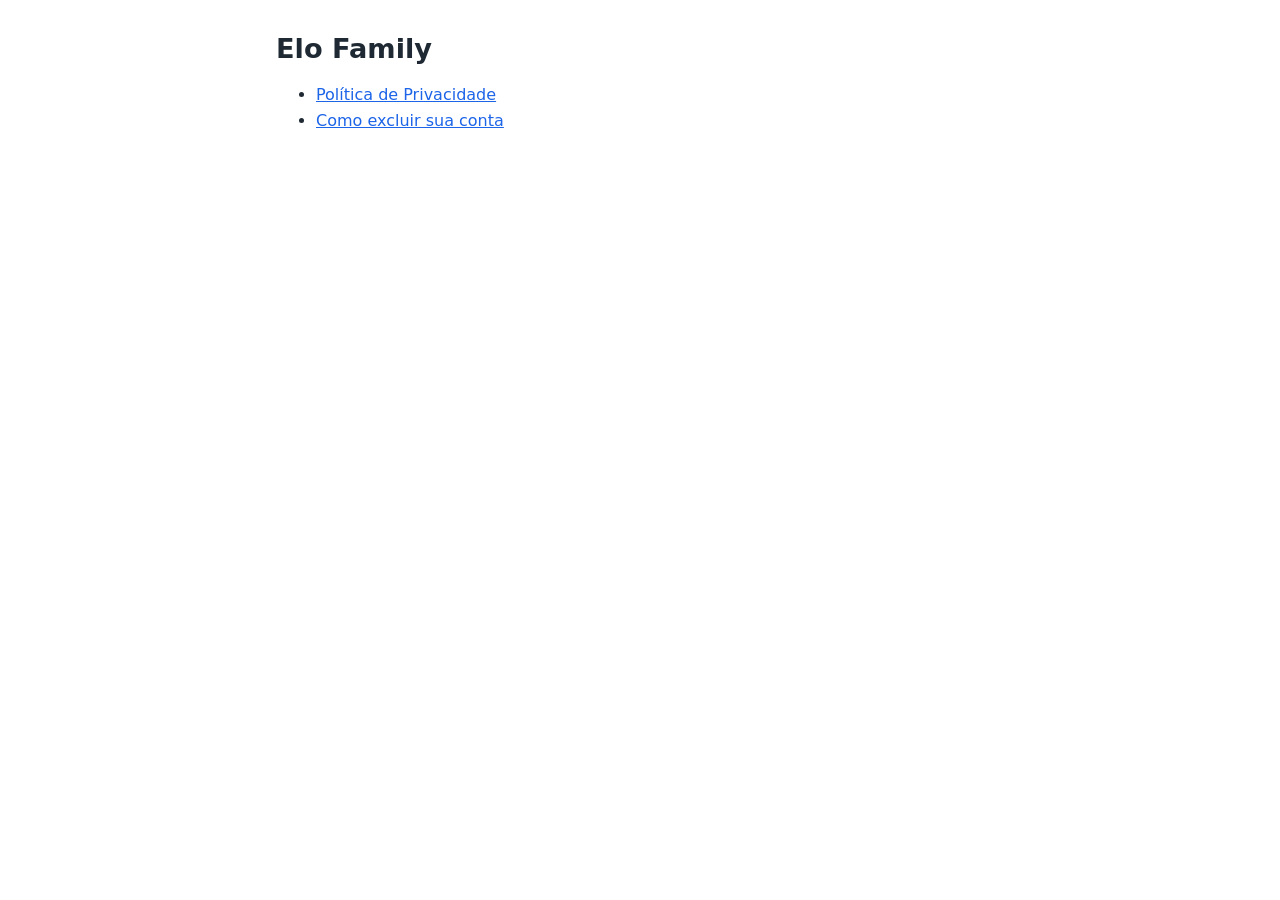
<file: index.html>
<!doctype html>
<html lang="pt-BR">
<head>
<meta charset="utf-8">
<meta name="viewport" content="width=device-width, initial-scale=1">
<title>Elo Family</title>
<link rel="stylesheet" href="estilo.css">
</head>
<body>
<main>
<h1>Elo Family</h1>
<ul>
<li><a href="privacidade.html">Política de Privacidade</a></li>
<li><a href="excluir-conta.html">Como excluir sua conta</a></li>
</ul>
</main>
</body>
</html>
</file>
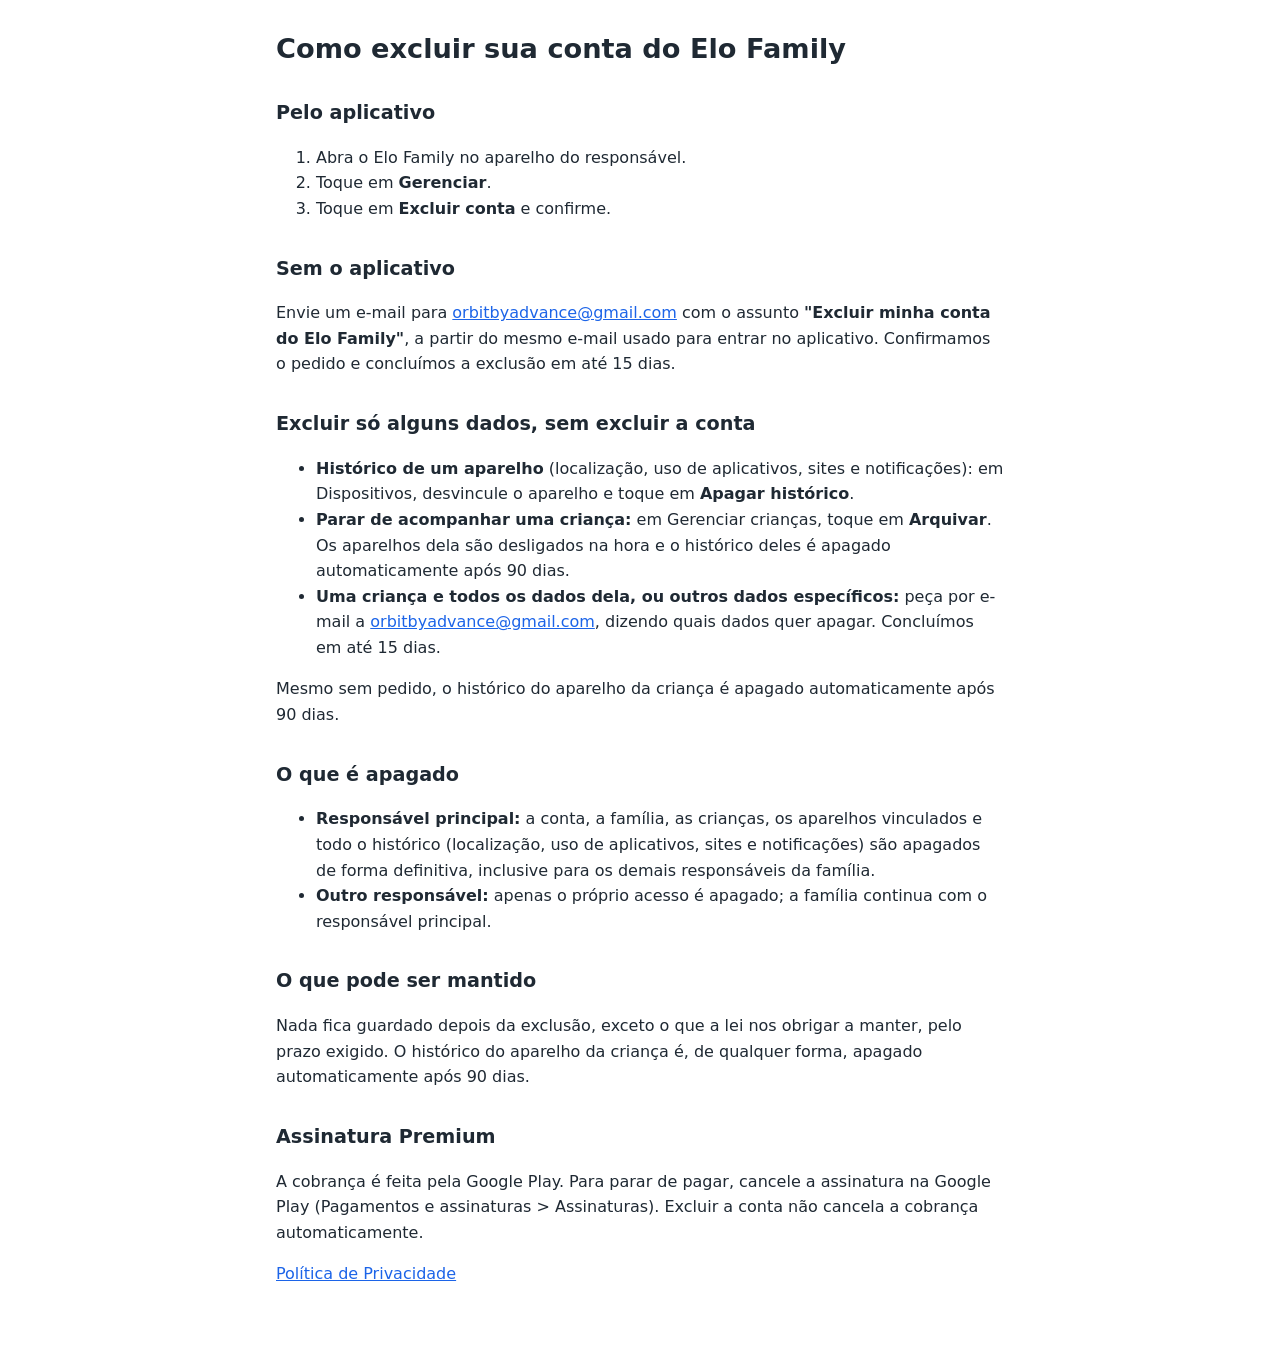
<file: excluir-conta.html>
<!doctype html>
<html lang="pt-BR">
<head>
<meta charset="utf-8">
<meta name="viewport" content="width=device-width, initial-scale=1">
<title>Excluir conta — Elo Family</title>
<link rel="stylesheet" href="estilo.css">
</head>
<body>
<main>
<h1>Como excluir sua conta do Elo Family</h1>

<h2>Pelo aplicativo</h2>
<ol>
<li>Abra o Elo Family no aparelho do responsável.</li>
<li>Toque em <strong>Gerenciar</strong>.</li>
<li>Toque em <strong>Excluir conta</strong> e confirme.</li>
</ol>

<h2>Sem o aplicativo</h2>
<p>Envie um e-mail para <a href="mailto:orbitbyadvance@gmail.com?subject=Excluir%20minha%20conta%20do%20Elo%20Family">orbitbyadvance@gmail.com</a> com o assunto <strong>"Excluir minha conta do Elo Family"</strong>, a partir do mesmo e-mail usado para entrar no aplicativo. Confirmamos o pedido e concluímos a exclusão em até 15 dias.</p>

<h2>Excluir só alguns dados, sem excluir a conta</h2>
<ul>
<li><strong>Histórico de um aparelho</strong> (localização, uso de aplicativos, sites e notificações): em Dispositivos, desvincule o aparelho e toque em <strong>Apagar histórico</strong>.</li>
<li><strong>Parar de acompanhar uma criança:</strong> em Gerenciar crianças, toque em <strong>Arquivar</strong>. Os aparelhos dela são desligados na hora e o histórico deles é apagado automaticamente após 90 dias.</li>
<li><strong>Uma criança e todos os dados dela, ou outros dados específicos:</strong> peça por e-mail a <a href="mailto:orbitbyadvance@gmail.com">orbitbyadvance@gmail.com</a>, dizendo quais dados quer apagar. Concluímos em até 15 dias.</li>
</ul>
<p>Mesmo sem pedido, o histórico do aparelho da criança é apagado automaticamente após 90 dias.</p>

<h2>O que é apagado</h2>
<ul>
<li><strong>Responsável principal:</strong> a conta, a família, as crianças, os aparelhos vinculados e todo o histórico (localização, uso de aplicativos, sites e notificações) são apagados de forma definitiva, inclusive para os demais responsáveis da família.</li>
<li><strong>Outro responsável:</strong> apenas o próprio acesso é apagado; a família continua com o responsável principal.</li>
</ul>

<h2>O que pode ser mantido</h2>
<p>Nada fica guardado depois da exclusão, exceto o que a lei nos obrigar a manter, pelo prazo exigido. O histórico do aparelho da criança é, de qualquer forma, apagado automaticamente após 90 dias.</p>

<h2>Assinatura Premium</h2>
<p>A cobrança é feita pela Google Play. Para parar de pagar, cancele a assinatura na Google Play (Pagamentos e assinaturas &gt; Assinaturas). Excluir a conta não cancela a cobrança automaticamente.</p>

<p><a href="privacidade.html">Política de Privacidade</a></p>
</main>
</body>
</html>
</file>
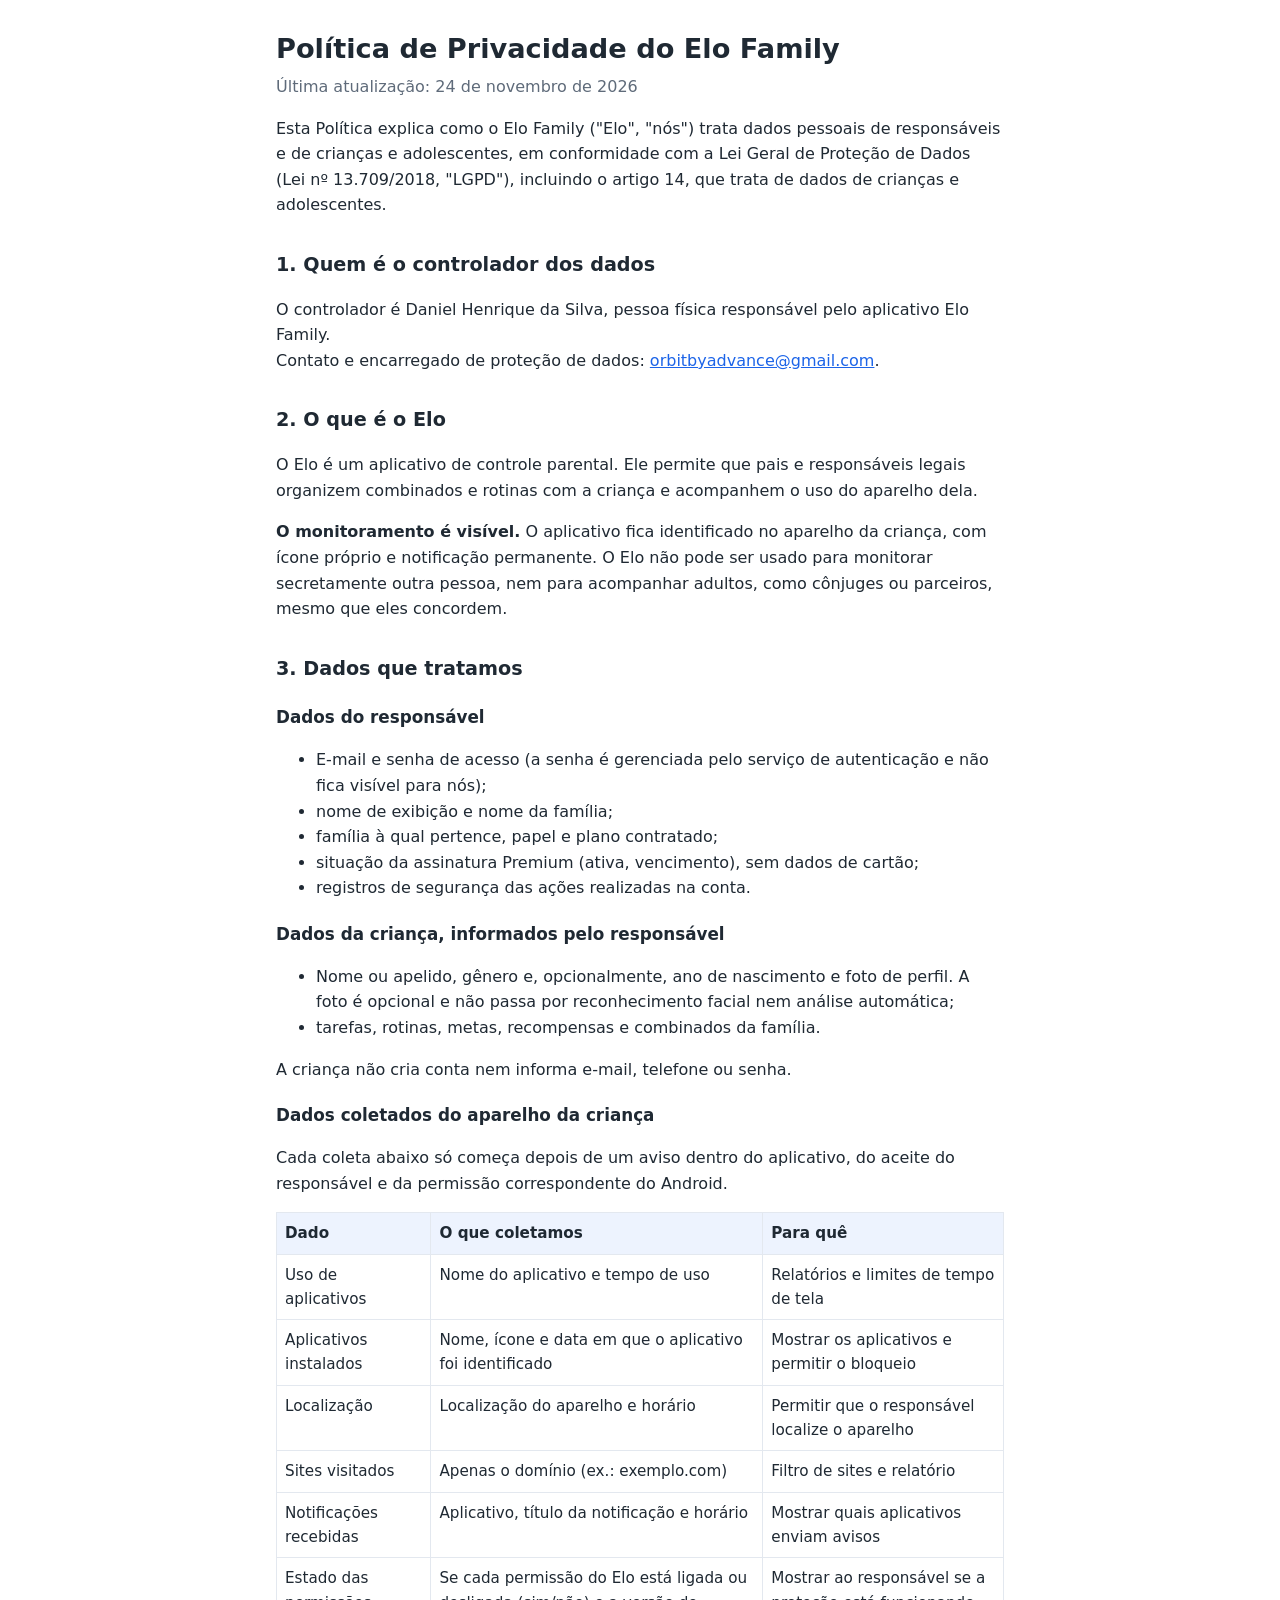
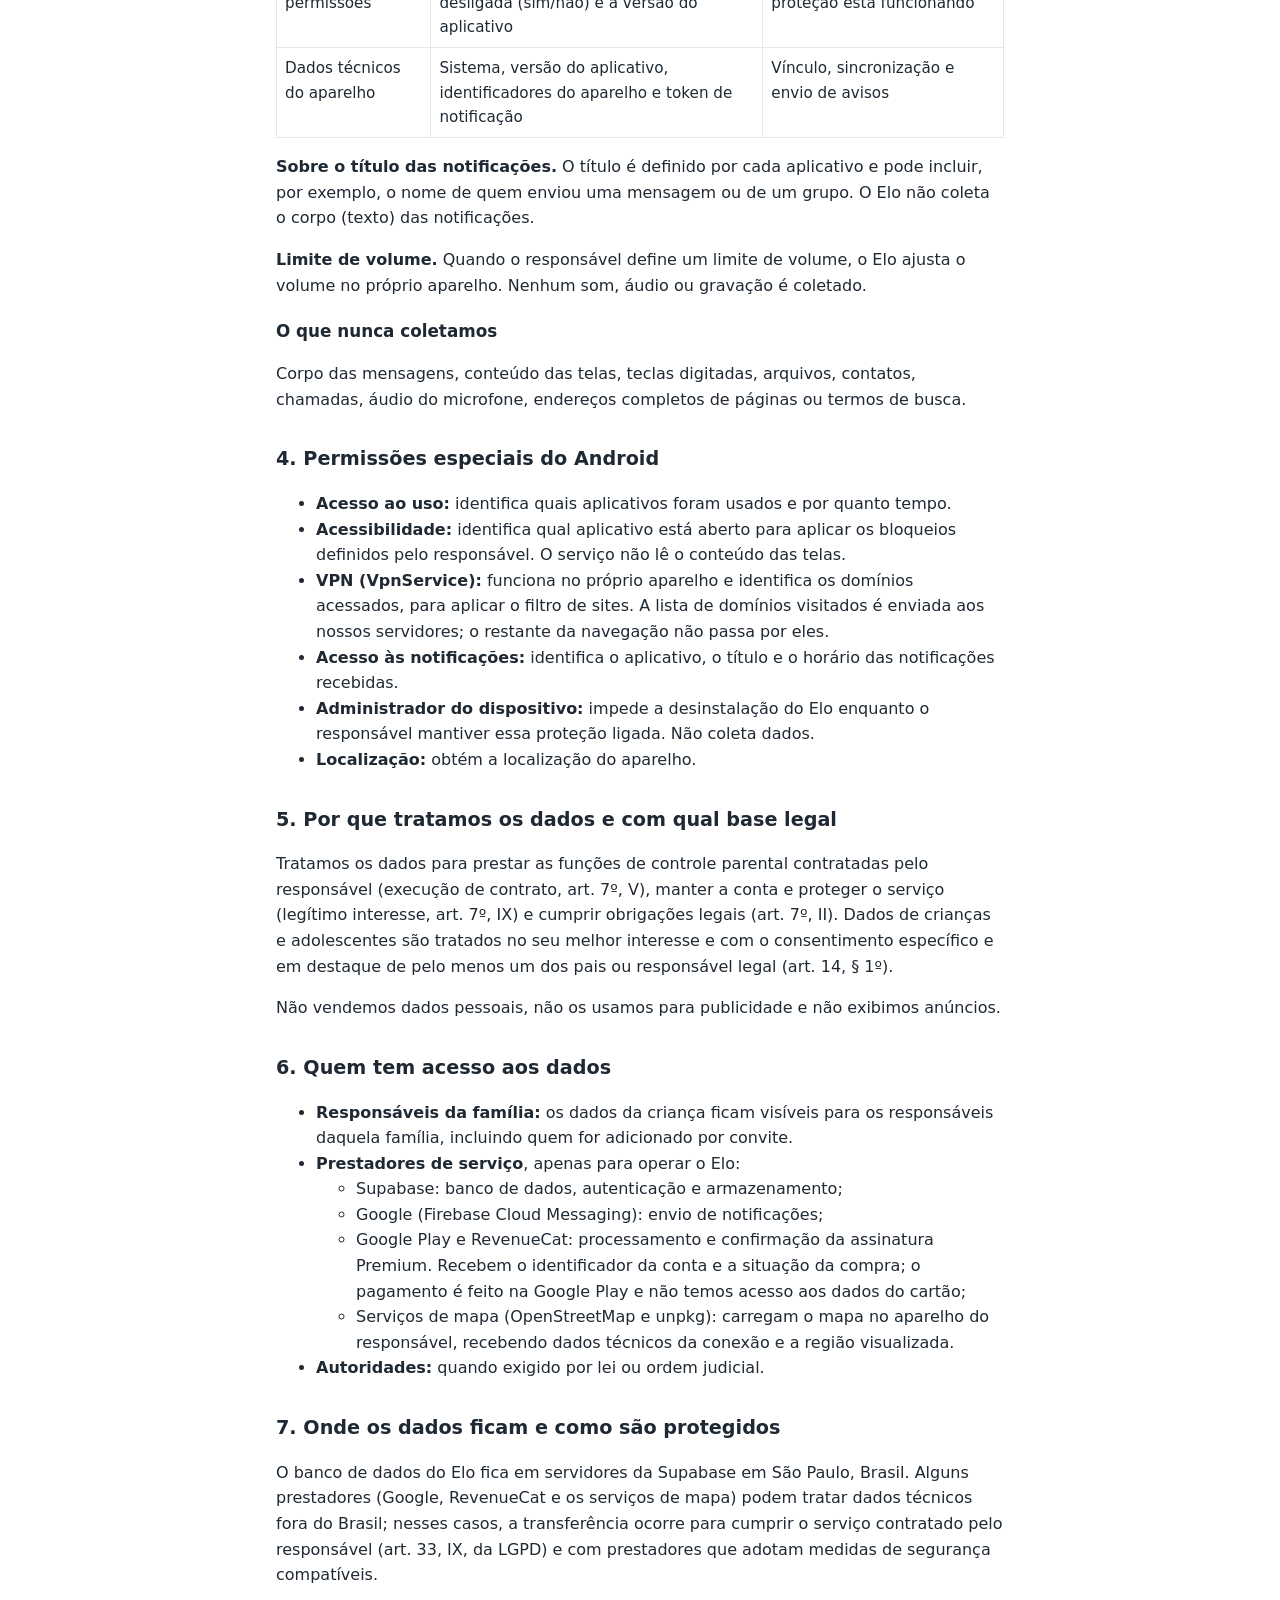
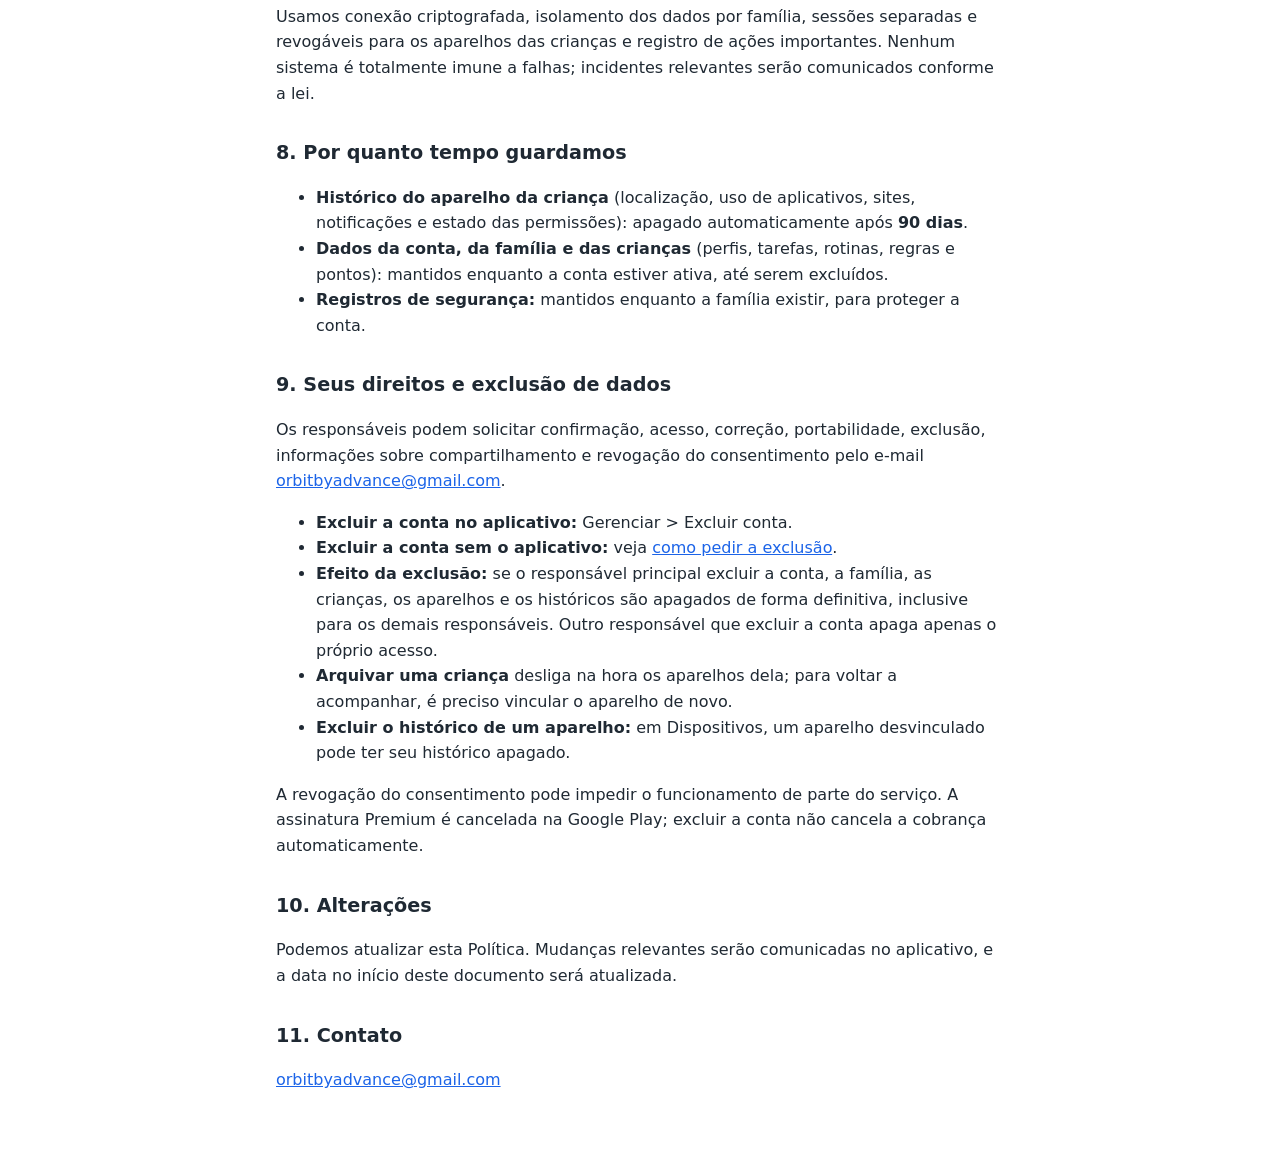
<file: privacidade.html>
<!doctype html>
<html lang="pt-BR">
<head>
<meta charset="utf-8">
<meta name="viewport" content="width=device-width, initial-scale=1">
<title>Política de Privacidade — Elo Family</title>
<link rel="stylesheet" href="estilo.css">
</head>
<body>
<main>
<h1>Política de Privacidade do Elo Family</h1>
<p class="data">Última atualização: 24 de novembro de 2026</p>

<p>Esta Política explica como o Elo Family ("Elo", "nós") trata dados pessoais de responsáveis e de crianças e adolescentes, em conformidade com a Lei Geral de Proteção de Dados (Lei nº 13.709/2018, "LGPD"), incluindo o artigo 14, que trata de dados de crianças e adolescentes.</p>

<h2>1. Quem é o controlador dos dados</h2>
<p>O controlador é Daniel Henrique da Silva, pessoa física responsável pelo aplicativo Elo Family.<br>
Contato e encarregado de proteção de dados: <a href="mailto:orbitbyadvance@gmail.com">orbitbyadvance@gmail.com</a>.</p>

<h2>2. O que é o Elo</h2>
<p>O Elo é um aplicativo de controle parental. Ele permite que pais e responsáveis legais organizem combinados e rotinas com a criança e acompanhem o uso do aparelho dela.</p>
<p><strong>O monitoramento é visível.</strong> O aplicativo fica identificado no aparelho da criança, com ícone próprio e notificação permanente. O Elo não pode ser usado para monitorar secretamente outra pessoa, nem para acompanhar adultos, como cônjuges ou parceiros, mesmo que eles concordem.</p>

<h2>3. Dados que tratamos</h2>
<h3>Dados do responsável</h3>
<ul>
<li>E-mail e senha de acesso (a senha é gerenciada pelo serviço de autenticação e não fica visível para nós);</li>
<li>nome de exibição e nome da família;</li>
<li>família à qual pertence, papel e plano contratado;</li>
<li>situação da assinatura Premium (ativa, vencimento), sem dados de cartão;</li>
<li>registros de segurança das ações realizadas na conta.</li>
</ul>

<h3>Dados da criança, informados pelo responsável</h3>
<ul>
<li>Nome ou apelido, gênero e, opcionalmente, ano de nascimento e foto de perfil. A foto é opcional e não passa por reconhecimento facial nem análise automática;</li>
<li>tarefas, rotinas, metas, recompensas e combinados da família.</li>
</ul>
<p>A criança não cria conta nem informa e-mail, telefone ou senha.</p>

<h3>Dados coletados do aparelho da criança</h3>
<p>Cada coleta abaixo só começa depois de um aviso dentro do aplicativo, do aceite do responsável e da permissão correspondente do Android.</p>
<div class="tabela">
<table>
<thead><tr><th>Dado</th><th>O que coletamos</th><th>Para quê</th></tr></thead>
<tbody>
<tr><td>Uso de aplicativos</td><td>Nome do aplicativo e tempo de uso</td><td>Relatórios e limites de tempo de tela</td></tr>
<tr><td>Aplicativos instalados</td><td>Nome, ícone e data em que o aplicativo foi identificado</td><td>Mostrar os aplicativos e permitir o bloqueio</td></tr>
<tr><td>Localização</td><td>Localização do aparelho e horário</td><td>Permitir que o responsável localize o aparelho</td></tr>
<tr><td>Sites visitados</td><td>Apenas o domínio (ex.: exemplo.com)</td><td>Filtro de sites e relatório</td></tr>
<tr><td>Notificações recebidas</td><td>Aplicativo, título da notificação e horário</td><td>Mostrar quais aplicativos enviam avisos</td></tr>
<tr><td>Estado das permissões</td><td>Se cada permissão do Elo está ligada ou desligada (sim/não) e a versão do aplicativo</td><td>Mostrar ao responsável se a proteção está funcionando</td></tr>
<tr><td>Dados técnicos do aparelho</td><td>Sistema, versão do aplicativo, identificadores do aparelho e token de notificação</td><td>Vínculo, sincronização e envio de avisos</td></tr>
</tbody>
</table>
</div>
<p><strong>Sobre o título das notificações.</strong> O título é definido por cada aplicativo e pode incluir, por exemplo, o nome de quem enviou uma mensagem ou de um grupo. O Elo não coleta o corpo (texto) das notificações.</p>
<p><strong>Limite de volume.</strong> Quando o responsável define um limite de volume, o Elo ajusta o volume no próprio aparelho. Nenhum som, áudio ou gravação é coletado.</p>

<h3>O que nunca coletamos</h3>
<p>Corpo das mensagens, conteúdo das telas, teclas digitadas, arquivos, contatos, chamadas, áudio do microfone, endereços completos de páginas ou termos de busca.</p>

<h2>4. Permissões especiais do Android</h2>
<ul>
<li><strong>Acesso ao uso:</strong> identifica quais aplicativos foram usados e por quanto tempo.</li>
<li><strong>Acessibilidade:</strong> identifica qual aplicativo está aberto para aplicar os bloqueios definidos pelo responsável. O serviço não lê o conteúdo das telas.</li>
<li><strong>VPN (VpnService):</strong> funciona no próprio aparelho e identifica os domínios acessados, para aplicar o filtro de sites. A lista de domínios visitados é enviada aos nossos servidores; o restante da navegação não passa por eles.</li>
<li><strong>Acesso às notificações:</strong> identifica o aplicativo, o título e o horário das notificações recebidas.</li>
<li><strong>Administrador do dispositivo:</strong> impede a desinstalação do Elo enquanto o responsável mantiver essa proteção ligada. Não coleta dados.</li>
<li><strong>Localização:</strong> obtém a localização do aparelho.</li>
</ul>

<h2>5. Por que tratamos os dados e com qual base legal</h2>
<p>Tratamos os dados para prestar as funções de controle parental contratadas pelo responsável (execução de contrato, art. 7º, V), manter a conta e proteger o serviço (legítimo interesse, art. 7º, IX) e cumprir obrigações legais (art. 7º, II). Dados de crianças e adolescentes são tratados no seu melhor interesse e com o consentimento específico e em destaque de pelo menos um dos pais ou responsável legal (art. 14, § 1º).</p>
<p>Não vendemos dados pessoais, não os usamos para publicidade e não exibimos anúncios.</p>

<h2>6. Quem tem acesso aos dados</h2>
<ul>
<li><strong>Responsáveis da família:</strong> os dados da criança ficam visíveis para os responsáveis daquela família, incluindo quem for adicionado por convite.</li>
<li><strong>Prestadores de serviço</strong>, apenas para operar o Elo:
<ul>
<li>Supabase: banco de dados, autenticação e armazenamento;</li>
<li>Google (Firebase Cloud Messaging): envio de notificações;</li>
<li>Google Play e RevenueCat: processamento e confirmação da assinatura Premium. Recebem o identificador da conta e a situação da compra; o pagamento é feito na Google Play e não temos acesso aos dados do cartão;</li>
<li>Serviços de mapa (OpenStreetMap e unpkg): carregam o mapa no aparelho do responsável, recebendo dados técnicos da conexão e a região visualizada.</li>
</ul></li>
<li><strong>Autoridades:</strong> quando exigido por lei ou ordem judicial.</li>
</ul>

<h2>7. Onde os dados ficam e como são protegidos</h2>
<p>O banco de dados do Elo fica em servidores da Supabase em São Paulo, Brasil. Alguns prestadores (Google, RevenueCat e os serviços de mapa) podem tratar dados técnicos fora do Brasil; nesses casos, a transferência ocorre para cumprir o serviço contratado pelo responsável (art. 33, IX, da LGPD) e com prestadores que adotam medidas de segurança compatíveis.</p>
<p>Usamos conexão criptografada, isolamento dos dados por família, sessões separadas e revogáveis para os aparelhos das crianças e registro de ações importantes. Nenhum sistema é totalmente imune a falhas; incidentes relevantes serão comunicados conforme a lei.</p>

<h2>8. Por quanto tempo guardamos</h2>
<ul>
<li><strong>Histórico do aparelho da criança</strong> (localização, uso de aplicativos, sites, notificações e estado das permissões): apagado automaticamente após <strong>90 dias</strong>.</li>
<li><strong>Dados da conta, da família e das crianças</strong> (perfis, tarefas, rotinas, regras e pontos): mantidos enquanto a conta estiver ativa, até serem excluídos.</li>
<li><strong>Registros de segurança:</strong> mantidos enquanto a família existir, para proteger a conta.</li>
</ul>

<h2>9. Seus direitos e exclusão de dados</h2>
<p>Os responsáveis podem solicitar confirmação, acesso, correção, portabilidade, exclusão, informações sobre compartilhamento e revogação do consentimento pelo e-mail <a href="mailto:orbitbyadvance@gmail.com">orbitbyadvance@gmail.com</a>.</p>
<ul>
<li><strong>Excluir a conta no aplicativo:</strong> Gerenciar &gt; Excluir conta.</li>
<li><strong>Excluir a conta sem o aplicativo:</strong> veja <a href="excluir-conta.html">como pedir a exclusão</a>.</li>
<li><strong>Efeito da exclusão:</strong> se o responsável principal excluir a conta, a família, as crianças, os aparelhos e os históricos são apagados de forma definitiva, inclusive para os demais responsáveis. Outro responsável que excluir a conta apaga apenas o próprio acesso.</li>
<li><strong>Arquivar uma criança</strong> desliga na hora os aparelhos dela; para voltar a acompanhar, é preciso vincular o aparelho de novo.</li>
<li><strong>Excluir o histórico de um aparelho:</strong> em Dispositivos, um aparelho desvinculado pode ter seu histórico apagado.</li>
</ul>
<p>A revogação do consentimento pode impedir o funcionamento de parte do serviço. A assinatura Premium é cancelada na Google Play; excluir a conta não cancela a cobrança automaticamente.</p>

<h2>10. Alterações</h2>
<p>Podemos atualizar esta Política. Mudanças relevantes serão comunicadas no aplicativo, e a data no início deste documento será atualizada.</p>

<h2>11. Contato</h2>
<p><a href="mailto:orbitbyadvance@gmail.com">orbitbyadvance@gmail.com</a></p>
</main>
</body>
</html>
</file>
<file: estilo.css>
:root { --bg: #ffffff; --fg: #1f2933; --muted: #5f6b7a; --accent: #1C64E8; --line: #e3e8ef; }
@media (prefers-color-scheme: dark) {
  :root { --bg: #11161d; --fg: #e6ebf1; --muted: #9aa6b5; --accent: #6d9ef5; --line: #27303b; }
}
* { box-sizing: border-box; }
body { margin: 0; background: var(--bg); color: var(--fg);
  font: 16px/1.6 system-ui, -apple-system, "Segoe UI", Roboto, sans-serif; }
main { max-width: 760px; margin: 0 auto; padding: 32px 16px 64px; }
h1 { font-size: 1.7rem; line-height: 1.25; margin: 0 0 8px; }
h2 { font-size: 1.2rem; margin: 32px 0 8px; }
h3 { font-size: 1.05rem; margin: 20px 0 6px; }
.data { color: var(--muted); margin-top: 0; }
a { color: var(--accent); }
.tabela { overflow-x: auto; }
table { border-collapse: collapse; width: 100%; font-size: .95rem; }
th, td { border: 1px solid var(--line); padding: 8px; text-align: left; vertical-align: top; }
th { background: color-mix(in srgb, var(--accent) 8%, transparent); }
</file>
